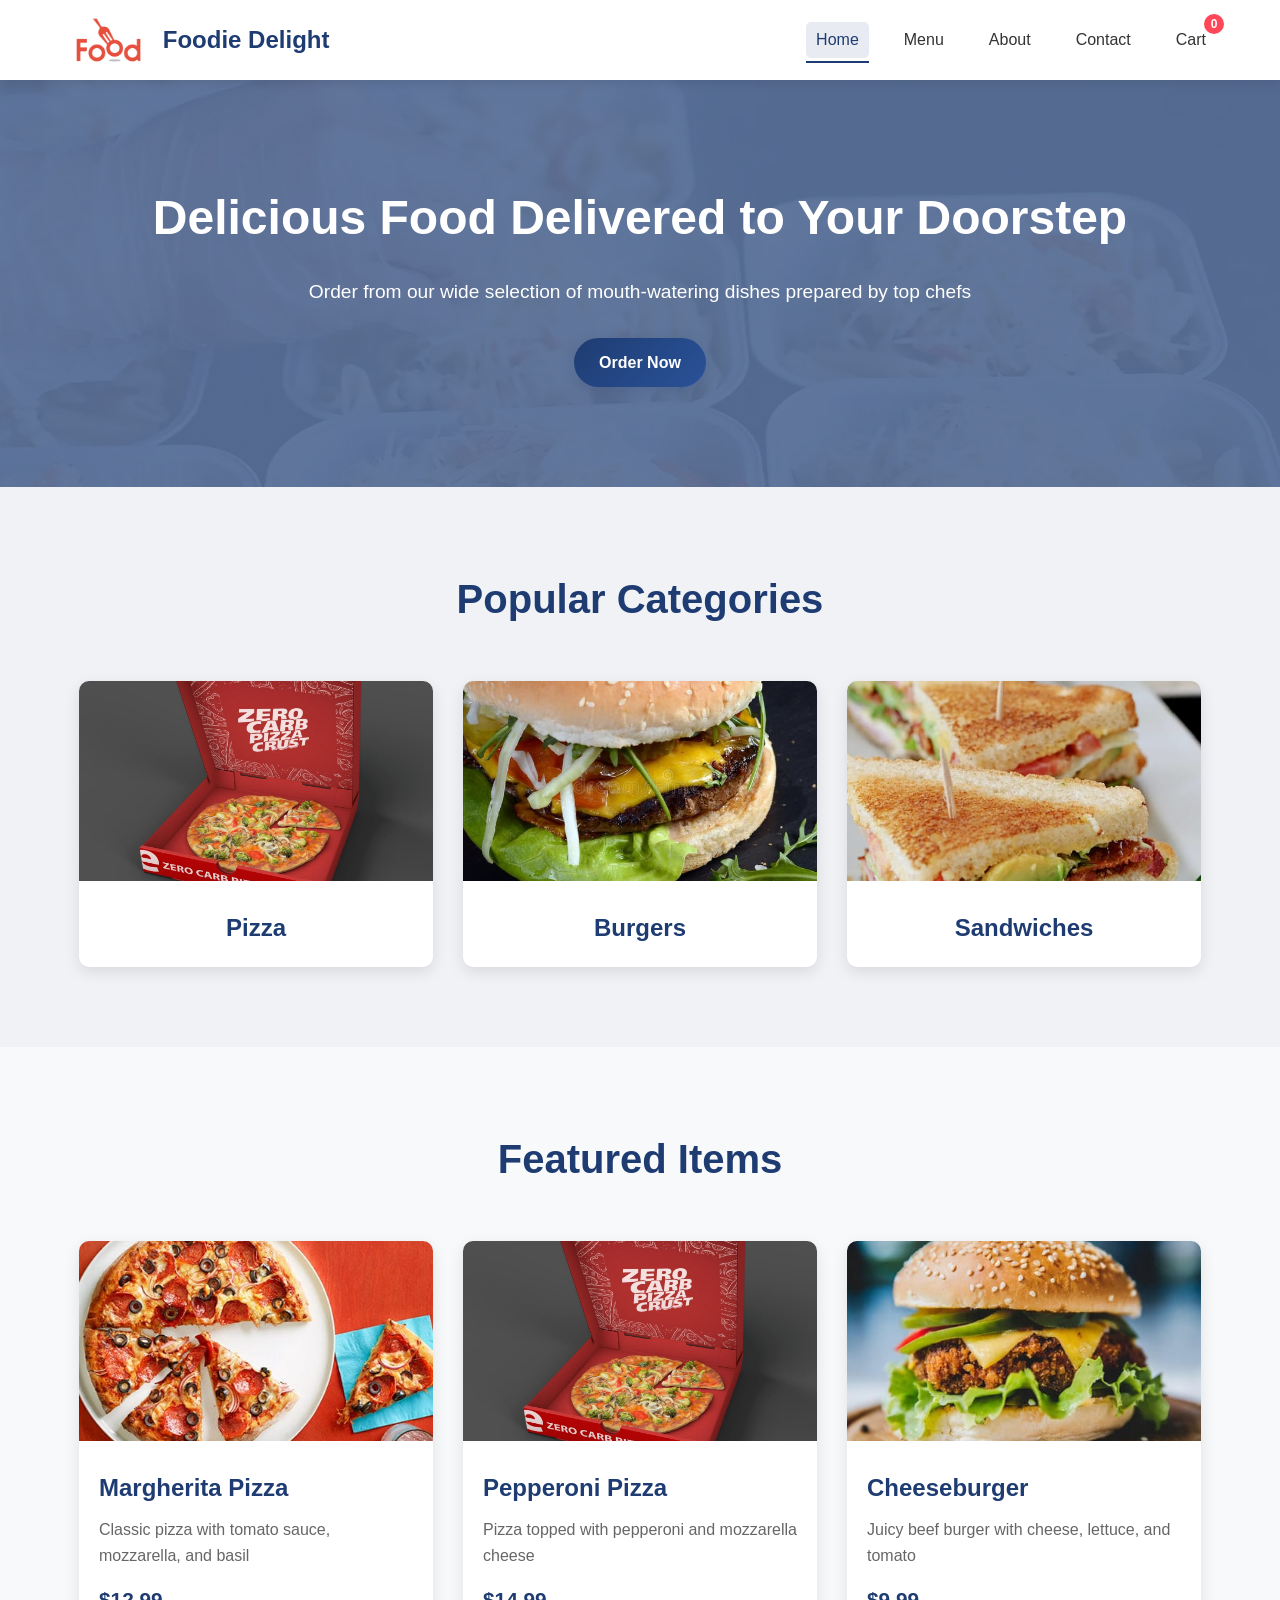
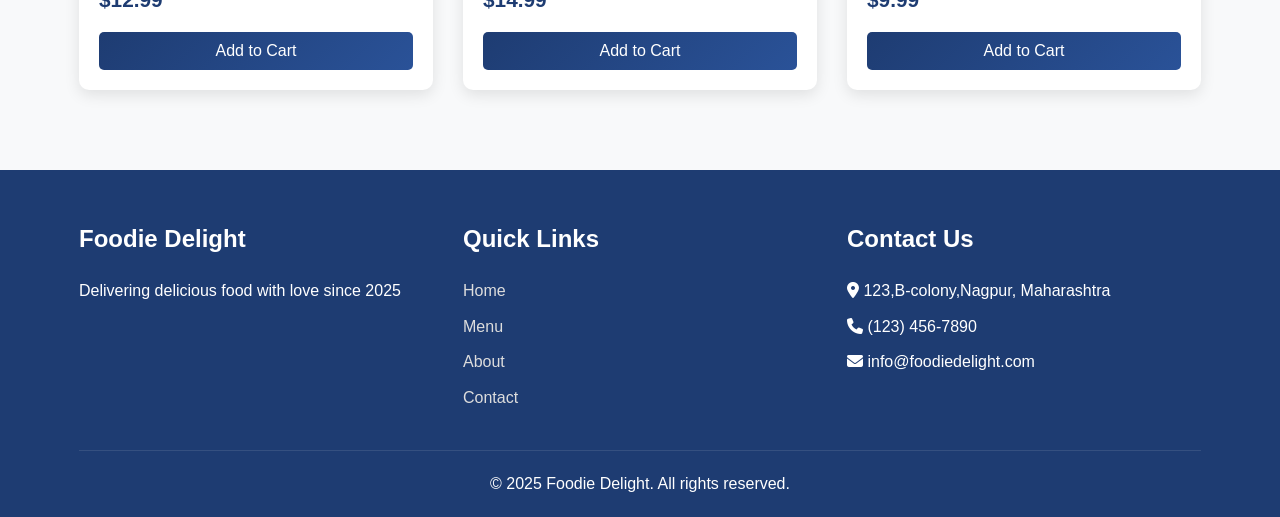
<file: index.html>
<!DOCTYPE html>
<html lang="en">
<head>
    <meta charset="UTF-8">
    <meta name="viewport" content="width=device-width, initial-scale=1.0">
    <title>Foodie Delight - Order Delicious Food Online</title>
    <link rel="stylesheet" href="style.css">
    <link rel="stylesheet" href="https://cdnjs.cloudflare.com/ajax/libs/font-awesome/6.4.0/css/all.min.css">
</head>
<body>
    <!-- Header Section -->
    <header>
        <div class="container">
            <div class="logo">
                <img src="img/logo.png" alt="Foodie Delight Logo">
                <h1>Foodie Delight</h1>
            </div>
            <nav>
                <ul class="nav-links">
                    <li><a href="index.html" class="active">Home</a></li>
                    <li><a href="menu.html">Menu</a></li>
                    <li><a href="about.html">About</a></li>
                    <li><a href="contact.html">Contact</a></li>
                    <li><a href="#" id="cartLink">Cart <span class="cart-count">0</span></a></li>
                </ul>
            </nav>
        </div>
    </header>

    <!-- Hero Section -->
    <section class="hero">
        <div class="container">
            <div class="hero-content">
                <h1>Delicious Food Delivered to Your Doorstep</h1>
                <p>Order from our wide selection of mouth-watering dishes prepared by top chefs</p>
                <a href="menu.html" class="btn-primary">Order Now</a>
            </div>
        </div>
    </section>

    <!-- Categories Section -->
    <section class="categories">
        <div class="container">
            <h2>Popular Categories</h2>
            <div class="category-grid">
                <div class="category-card">
                    <img src="img/category/pizza.jpg" alt="Pizza">
                    <h3>Pizza</h3>
                </div>
                <div class="category-card">
                    <img src="img/category/burger.jpg" alt="Burgers">
                    <h3>Burgers</h3>
                </div>
                <div class="category-card">
                    <img src="img/category/sandwich.jpg" alt="Sandwiches">
                    <h3>Sandwiches</h3>
                </div>
            </div>
        </div>
    </section>

    <!-- Featured Items Section -->
    <section class="featured">
        <div class="container">
            <h2>Featured Items</h2>
            <div class="food-grid" id="featuredFoods">
                <!-- Featured items will be loaded here by JavaScript -->
            </div>
        </div>
    </section>

    <!-- Cart Modal -->
    <div class="cart-modal" id="cartModal">
        <div class="cart-content">
            <div class="cart-header">
                <h2>Your Cart</h2>
                <span class="close-btn" id="closeCart">&times;</span>
            </div>
            <div class="cart-body">
                <div id="cartItems">
                    <!-- Cart items will be loaded here -->
                    <p class="empty-cart-message">Your cart is empty</p>
                </div>
                <div class="cart-footer">
                    <div class="cart-total">
                        <h3>Total: $<span id="cartTotal">0.00</span></h3>
                    </div>
                    <button class="btn-primary checkout-btn" id="checkoutBtn">Checkout</button>
                </div>
            </div>
        </div>
    </div>

    <!-- Footer -->
    <footer>
        <div class="container">
            <div class="footer-content">
                <div class="footer-section">
                    <h3>Foodie Delight</h3>
                    <p>Delivering delicious food with love since 2025</p>
                </div>
                <div class="footer-section">
                    <h3>Quick Links</h3>
                    <ul>
                        <li><a href="index.html">Home</a></li>
                        <li><a href="menu.html">Menu</a></li>
                        <li><a href="about.html">About</a></li>
                        <li><a href="contact.html">Contact</a></li>
                    </ul>
                </div>
                <div class="footer-section">
                    <h3>Contact Us</h3>
                    <p><i class="fas fa-map-marker-alt"></i> 123,B-colony,Nagpur, Maharashtra</p>
                    <p><i class="fas fa-phone"></i> (123) 456-7890</p>
                    <p><i class="fas fa-envelope"></i> info@foodiedelight.com</p>
                </div>
            </div>
            <div class="footer-bottom">
                <p>&copy; 2025 Foodie Delight. All rights reserved.</p>
            </div>
        </div>
    </footer>

    <script src="script.js"></script>
</body>
</html>
</file>
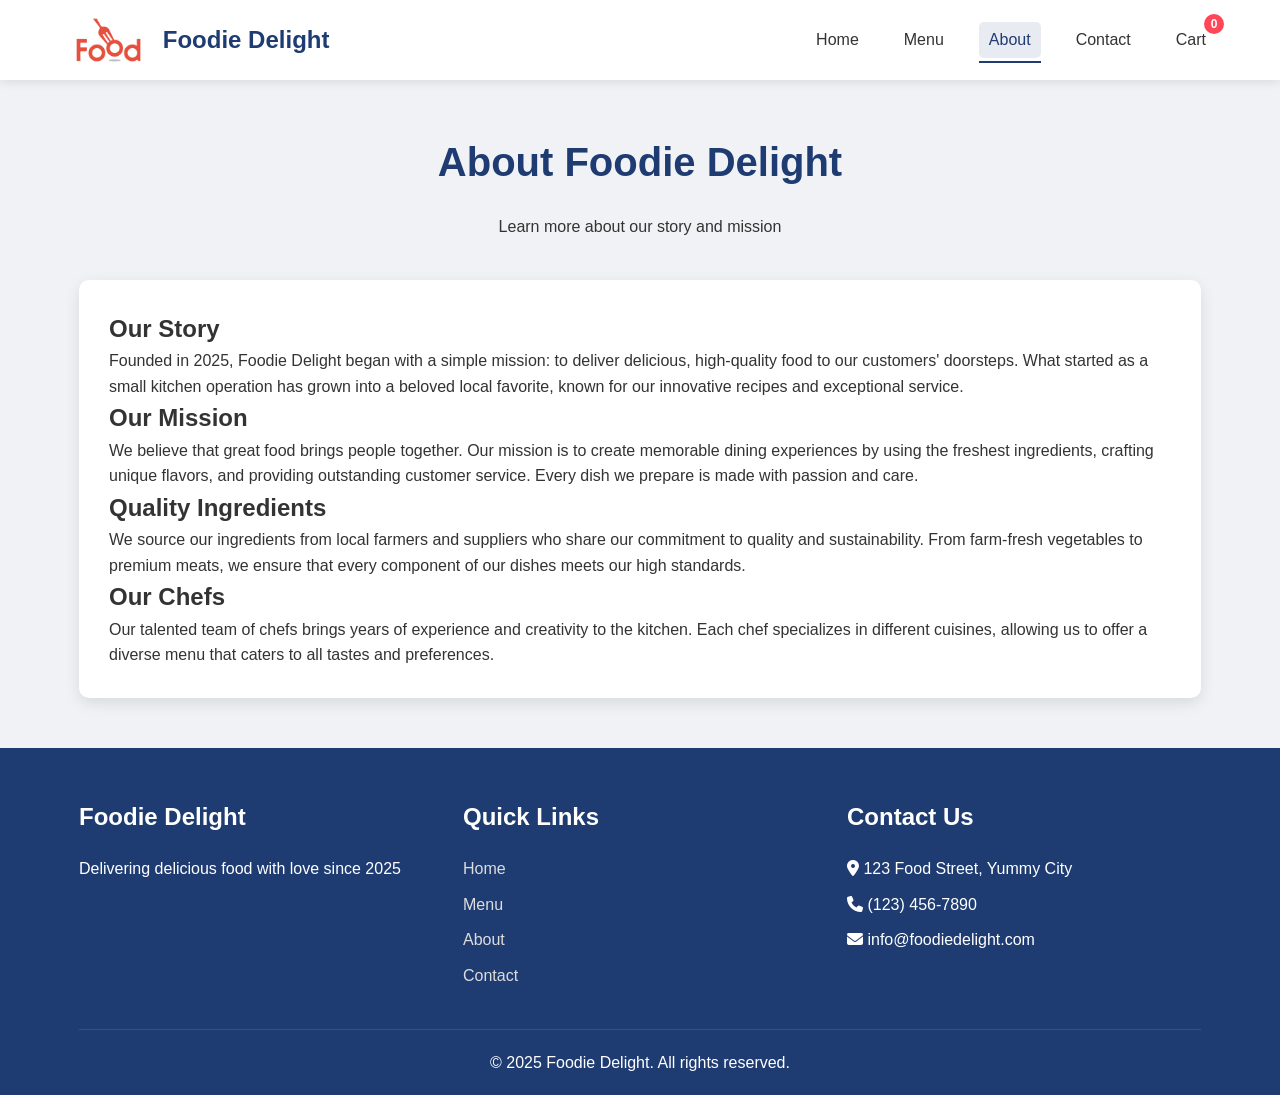
<file: about.html>
<!DOCTYPE html>
<html lang="en">
<head>
    <meta charset="UTF-8">
    <meta name="viewport" content="width=device-width, initial-scale=1.0">
    <title>About Us - Foodie Delight</title>
    <link rel="stylesheet" href="style.css">
    <link rel="stylesheet" href="https://cdnjs.cloudflare.com/ajax/libs/font-awesome/6.4.0/css/all.min.css">
</head>
<body>
    <!-- Header Section -->
    <header>
        <div class="container">
            <div class="logo">
                <img src="img/logo.png" alt="Foodie Delight Logo">
                <h1>Foodie Delight</h1>
            </div>
            <nav>
                <ul class="nav-links">
                    <li><a href="index.html">Home</a></li>
                    <li><a href="menu.html">Menu</a></li>
                    <li><a href="about.html" class="active">About</a></li>
                    <li><a href="contact.html">Contact</a></li>
                    <li><a href="#" id="cartLink">Cart <span class="cart-count">0</span></a></li>
                </ul>
            </nav>
        </div>
    </header>

    <!-- About Section -->
    <section class="about-page">
        <div class="container">
            <div class="about-header">
                <h1>About Foodie Delight</h1>
                <p>Learn more about our story and mission</p>
            </div>
            
            <div class="about-content">
                <h2>Our Story</h2>
                <p>Founded in 2025, Foodie Delight began with a simple mission: to deliver delicious, high-quality food to our customers' doorsteps. What started as a small kitchen operation has grown into a beloved local favorite, known for our innovative recipes and exceptional service.</p>
                
                <h2>Our Mission</h2>
                <p>We believe that great food brings people together. Our mission is to create memorable dining experiences by using the freshest ingredients, crafting unique flavors, and providing outstanding customer service. Every dish we prepare is made with passion and care.</p>
                
                <h2>Quality Ingredients</h2>
                <p>We source our ingredients from local farmers and suppliers who share our commitment to quality and sustainability. From farm-fresh vegetables to premium meats, we ensure that every component of our dishes meets our high standards.</p>
                
                <h2>Our Chefs</h2>
                <p>Our talented team of chefs brings years of experience and creativity to the kitchen. Each chef specializes in different cuisines, allowing us to offer a diverse menu that caters to all tastes and preferences.</p>
            </div>
        </div>
    </section>

    <!-- Cart Modal -->
    <div class="cart-modal" id="cartModal">
        <div class="cart-content">
            <div class="cart-header">
                <h2>Your Cart</h2>
                <span class="close-btn" id="closeCart">&times;</span>
            </div>
            <div class="cart-body">
                <div id="cartItems">
                    <!-- Cart items will be loaded here -->
                    <p class="empty-cart-message">Your cart is empty</p>
                </div>
                <div class="cart-footer">
                    <div class="cart-total">
                        <h3>Total: $<span id="cartTotal">0.00</span></h3>
                    </div>
                    <button class="btn-primary checkout-btn" id="checkoutBtn">Checkout</button>
                </div>
            </div>
        </div>
    </div>

    <!-- Footer -->
    <footer>
        <div class="container">
            <div class="footer-content">
                <div class="footer-section">
                    <h3>Foodie Delight</h3>
                    <p>Delivering delicious food with love since 2025</p>
                </div>
                <div class="footer-section">
                    <h3>Quick Links</h3>
                    <ul>
                        <li><a href="index.html">Home</a></li>
                        <li><a href="menu.html">Menu</a></li>
                        <li><a href="about.html">About</a></li>
                        <li><a href="contact.html">Contact</a></li>
                    </ul>
                </div>
                <div class="footer-section">
                    <h3>Contact Us</h3>
                    <p><i class="fas fa-map-marker-alt"></i> 123 Food Street, Yummy City</p>
                    <p><i class="fas fa-phone"></i> (123) 456-7890</p>
                    <p><i class="fas fa-envelope"></i> info@foodiedelight.com</p>
                </div>
            </div>
            <div class="footer-bottom">
                <p>&copy; 2025 Foodie Delight. All rights reserved.</p>
            </div>
        </div>
    </footer>

    <script src="script.js"></script>
</body>
</html>
</file>
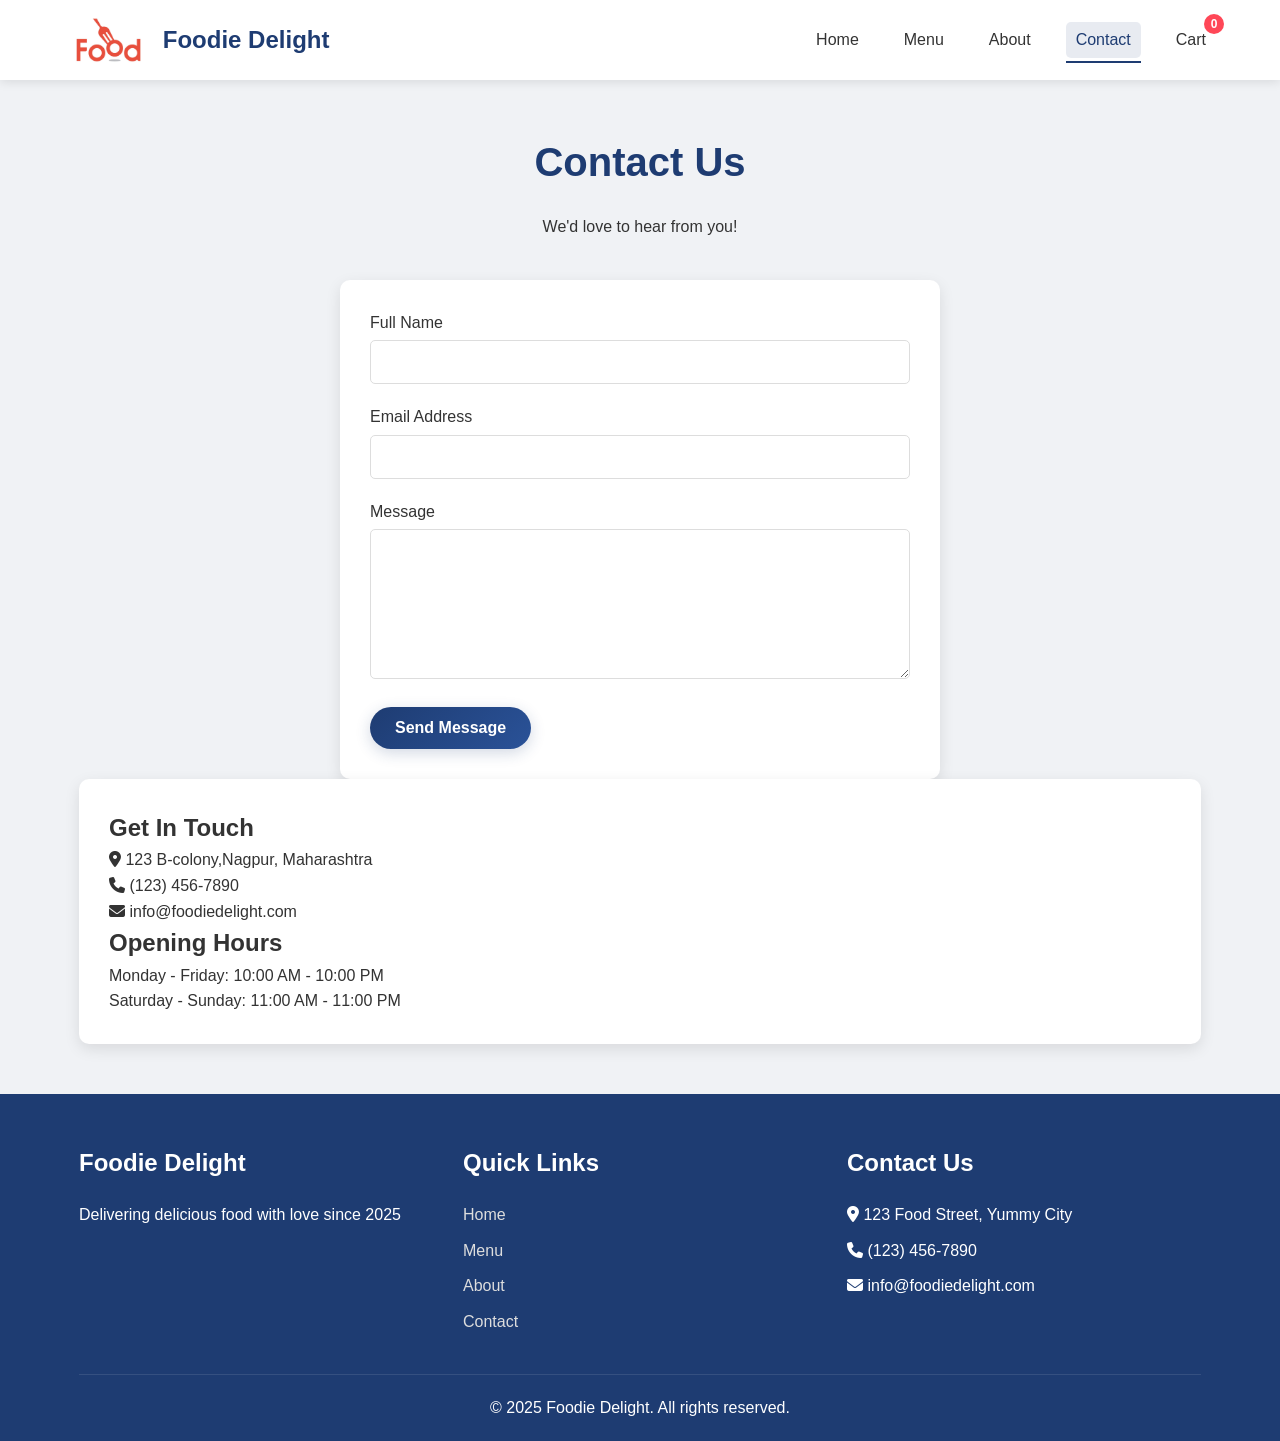
<file: contact.html>
<!DOCTYPE html>
<html lang="en">
<head>
    <meta charset="UTF-8">
    <meta name="viewport" content="width=device-width, initial-scale=1.0">
    <title>Contact Us - Foodie Delight</title>
    <link rel="stylesheet" href="style.css">
    <link rel="stylesheet" href="https://cdnjs.cloudflare.com/ajax/libs/font-awesome/6.4.0/css/all.min.css">
</head>
<body>
    <!-- Header Section -->
    <header>
        <div class="container">
            <div class="logo">
                <img src="img/logo.png" alt="Foodie Delight Logo">
                <h1>Foodie Delight</h1>
            </div>
            <nav>
                <ul class="nav-links">
                    <li><a href="index.html">Home</a></li>
                    <li><a href="menu.html">Menu</a></li>
                    <li><a href="about.html">About</a></li>
                    <li><a href="contact.html" class="active">Contact</a></li>
                    <li><a href="#" id="cartLink">Cart <span class="cart-count">0</span></a></li>
                </ul>
            </nav>
        </div>
    </header>

    <!-- Contact Section -->
    <section class="contact-page">
        <div class="container">
            <div class="contact-header">
                <h1>Contact Us</h1>
                <p>We'd love to hear from you!</p>
            </div>
            
            <div class="contact-form">
                <form id="contactForm">
                    <div class="form-group">
                        <label for="name">Full Name</label>
                        <input type="text" id="name" name="name" required>
                    </div>
                    
                    <div class="form-group">
                        <label for="email">Email Address</label>
                        <input type="email" id="email" name="email" required>
                    </div>
                    
                    <div class="form-group">
                        <label for="message">Message</label>
                        <textarea id="message" name="message" required></textarea>
                    </div>
                    
                    <button type="submit" class="btn-primary">Send Message</button>
                </form>
            </div>
            
            <div class="contact-info">
                <div class="about-content">
                    <h2>Get In Touch</h2>
                    <p><i class="fas fa-map-marker-alt"></i> 123 B-colony,Nagpur, Maharashtra</p>
                    <p><i class="fas fa-phone"></i> (123) 456-7890</p>
                    <p><i class="fas fa-envelope"></i> info@foodiedelight.com</p>
                    
                    <h2>Opening Hours</h2>
                    <p>Monday - Friday: 10:00 AM - 10:00 PM</p>
                    <p>Saturday - Sunday: 11:00 AM - 11:00 PM</p>
                </div>
            </div>
        </div>
    </section>

    <!-- Cart Modal -->
    <div class="cart-modal" id="cartModal">
        <div class="cart-content">
            <div class="cart-header">
                <h2>Your Cart</h2>
                <span class="close-btn" id="closeCart">&times;</span>
            </div>
            <div class="cart-body">
                <div id="cartItems">
                    <!-- Cart items will be loaded here -->
                    <p class="empty-cart-message">Your cart is empty</p>
                </div>
                <div class="cart-footer">
                    <div class="cart-total">
                        <h3>Total: $<span id="cartTotal">0.00</span></h3>
                    </div>
                    <button class="btn-primary checkout-btn" id="checkoutBtn">Checkout</button>
                </div>
            </div>
        </div>
    </div>

    <!-- Footer -->
    <footer>
        <div class="container">
            <div class="footer-content">
                <div class="footer-section">
                    <h3>Foodie Delight</h3>
                    <p>Delivering delicious food with love since 2025</p>
                </div>
                <div class="footer-section">
                    <h3>Quick Links</h3>
                    <ul>
                        <li><a href="index.html">Home</a></li>
                        <li><a href="menu.html">Menu</a></li>
                        <li><a href="about.html">About</a></li>
                        <li><a href="contact.html">Contact</a></li>
                    </ul>
                </div>
                <div class="footer-section">
                    <h3>Contact Us</h3>
                    <p><i class="fas fa-map-marker-alt"></i> 123 Food Street, Yummy City</p>
                    <p><i class="fas fa-phone"></i> (123) 456-7890</p>
                    <p><i class="fas fa-envelope"></i> info@foodiedelight.com</p>
                </div>
            </div>
            <div class="footer-bottom">
                <p>&copy; 2025 Foodie Delight. All rights reserved.</p>
            </div>
        </div>
    </footer>

    <script src="script.js"></script>
</body>
</html>
</file>
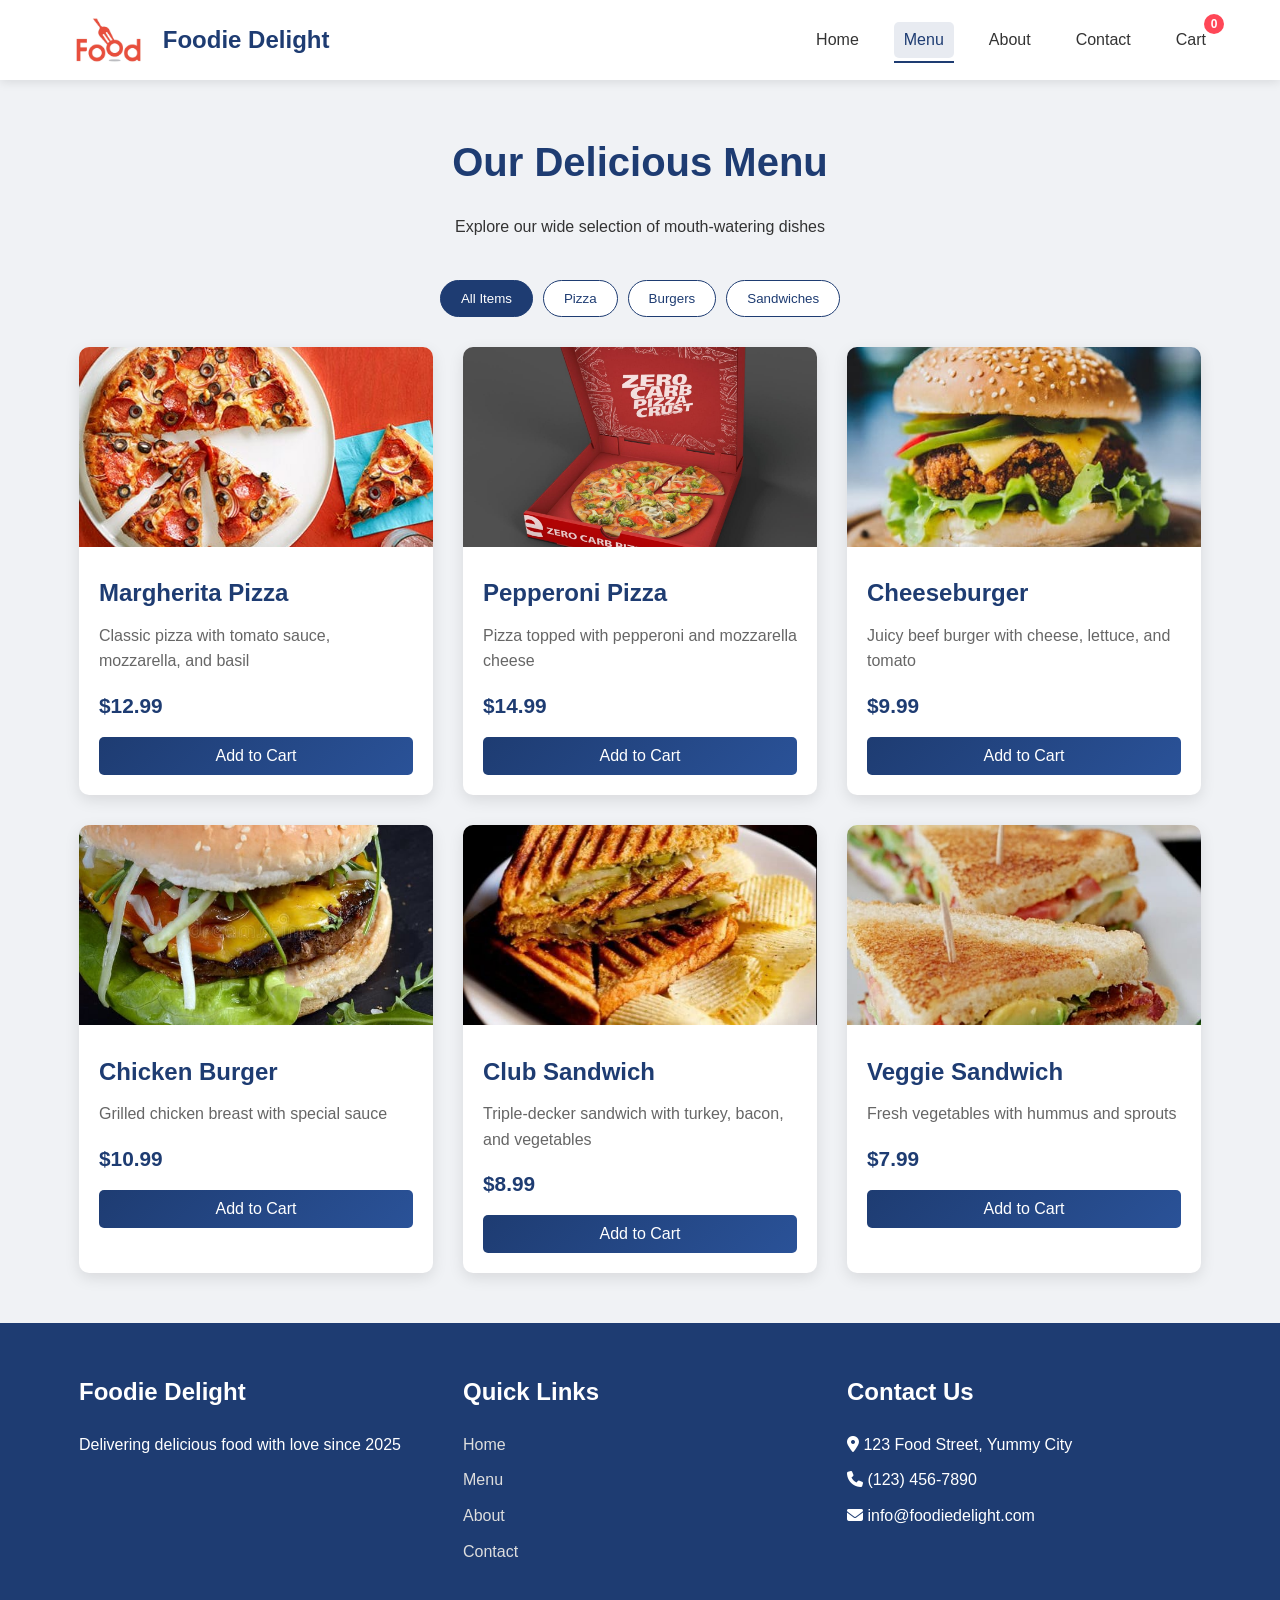
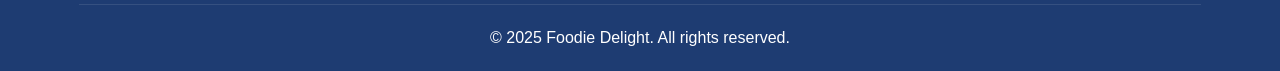
<file: menu.html>
<!DOCTYPE html>
<html lang="en">
<head>
    <meta charset="UTF-8">
    <meta name="viewport" content="width=device-width, initial-scale=1.0">
    <title>Our Menu - Foodie Delight</title>
    <link rel="stylesheet" href="style.css">
    <link rel="stylesheet" href="https://cdnjs.cloudflare.com/ajax/libs/font-awesome/6.4.0/css/all.min.css">
</head>
<body>
    <!-- Header Section -->
    <header>
        <div class="container">
            <div class="logo">
                <img src="img/logo.png" alt="Foodie Delight Logo">
                <h1>Foodie Delight</h1>
            </div>
            <nav>
                <ul class="nav-links">
                    <li><a href="index.html">Home</a></li>
                    <li><a href="menu.html" class="active">Menu</a></li>
                    <li><a href="about.html">About</a></li>
                    <li><a href="contact.html">Contact</a></li>
                    <li><a href="#" id="cartLink">Cart <span class="cart-count">0</span></a></li>
                </ul>
            </nav>
        </div>
    </header>

    <!-- Menu Section -->
    <section class="menu-page">
        <div class="container">
            <div class="menu-header">
                <h1>Our Delicious Menu</h1>
                <p>Explore our wide selection of mouth-watering dishes</p>
            </div>
            
            <div class="filter-buttons">
                <button class="filter-btn active" data-category="all">All Items</button>
                <button class="filter-btn" data-category="pizza">Pizza</button>
                <button class="filter-btn" data-category="burger">Burgers</button>
                <button class="filter-btn" data-category="sandwich">Sandwiches</button>
            </div>
            
            <div class="food-grid" id="menuFoods">
                <!-- Menu items will be loaded here by JavaScript -->
            </div>
        </div>
    </section>

    <!-- Cart Modal -->
    <div class="cart-modal" id="cartModal">
        <div class="cart-content">
            <div class="cart-header">
                <h2>Your Cart</h2>
                <span class="close-btn" id="closeCart">&times;</span>
            </div>
            <div class="cart-body">
                <div id="cartItems">
                    <!-- Cart items will be loaded here -->
                    <p class="empty-cart-message">Your cart is empty</p>
                </div>
                <div class="cart-footer">
                    <div class="cart-total">
                        <h3>Total: $<span id="cartTotal">0.00</span></h3>
                    </div>
                    <button class="btn-primary checkout-btn" id="checkoutBtn">Checkout</button>
                </div>
            </div>
        </div>
    </div>

    <!-- Footer -->
    <footer>
        <div class="container">
            <div class="footer-content">
                <div class="footer-section">
                    <h3>Foodie Delight</h3>
                    <p>Delivering delicious food with love since 2025</p>
                </div>
                <div class="footer-section">
                    <h3>Quick Links</h3>
                    <ul>
                        <li><a href="index.html">Home</a></li>
                        <li><a href="menu.html">Menu</a></li>
                        <li><a href="about.html">About</a></li>
                        <li><a href="contact.html">Contact</a></li>
                    </ul>
                </div>
                <div class="footer-section">
                    <h3>Contact Us</h3>
                    <p><i class="fas fa-map-marker-alt"></i> 123 Food Street, Yummy City</p>
                    <p><i class="fas fa-phone"></i> (123) 456-7890</p>
                    <p><i class="fas fa-envelope"></i> info@foodiedelight.com</p>
                </div>
            </div>
            <div class="footer-bottom">
                <p>&copy; 2025 Foodie Delight. All rights reserved.</p>
            </div>
        </div>
    </footer>

    <script src="script.js"></script>
</body>
</html>
</file>
<file: style.css>
/* Global Styles */
* {
    margin: 0;
    padding: 0;
    box-sizing: border-box;
}

body {
    font-family: 'Segoe UI', Tahoma, Geneva, Verdana, sans-serif;
    background-color: #f0f2f5;
    color: #333;
    line-height: 1.6;
}

.container {
    width: 90%;
    max-width: 1200px;
    margin: 0 auto;
    padding: 0 15px;
}

.btn-primary {
    display: inline-block;
    background: linear-gradient(135deg, #1e3c72, #2a5298);
    color: white;
    padding: 12px 25px;
    border: none;
    border-radius: 30px;
    cursor: pointer;
    font-size: 16px;
    font-weight: 600;
    text-decoration: none;
    transition: all 0.3s ease;
    box-shadow: 0 4px 15px rgba(30, 60, 114, 0.2);
}

.btn-primary:hover {
    background: linear-gradient(135deg, #2a5298, #1e3c72);
    transform: translateY(-2px);
    box-shadow: 0 6px 20px rgba(30, 60, 114, 0.3);
}

/* Header Styles */
header {
    background: white;
    box-shadow: 0 2px 10px rgba(0, 0, 0, 0.1);
    position: sticky;
    top: 0;
    z-index: 1000;
}

header .container {
    display: flex;
    justify-content: space-between;
    align-items: center;
    padding: 15px 0;
}

.logo {
    display: flex;
    align-items: center;
}

.logo img {
    height: 50px;
    margin-right: 10px;
}

.logo h1 {
    color: #1e3c72;
    font-size: 24px;
}

.nav-links {
    display: flex;
    list-style: none;
}

.nav-links li {
    margin-left: 25px;
}

.nav-links a {
    text-decoration: none;
    color: #333;
    font-weight: 500;
    transition: color 0.3s;
    position: relative;
    display: inline-block;
    padding: 5px 10px;
    border-radius: 5px;
}

.nav-links a:hover,
.nav-links a.active {
    color: #1e3c72;
    background-color: rgba(30, 60, 114, 0.1);
}

.nav-links a::after {
    content: '';
    position: absolute;
    bottom: -5px;
    left: 0;
    width: 0;
    height: 2px;
    background: #1e3c72;
    transition: width 0.3s;
}

.nav-links a:hover::after,
.nav-links a.active::after {
    width: 100%;
}

.cart-icon {
    position: relative;
    cursor: pointer;
    font-size: 24px;
    color: #1e3c72;
}

.cart-count {
    position: absolute;
    top: -8px;
    right: -8px;
    background: #ff4757;
    color: white;
    font-size: 12px;
    font-weight: bold;
    width: 20px;
    height: 20px;
    border-radius: 50%;
    display: flex;
    justify-content: center;
    align-items: center;
}

/* Hero Section */
.hero {
    background: linear-gradient(rgba(30, 60, 114, 0.7), rgba(30, 60, 114, 0.7)), url('img/food-bg.jpg');
    background-size: cover;
    background-position: center;
    color: white;
    padding: 100px 0;
    text-align: center;
}

.hero-content h1 {
    font-size: 3rem;
    margin-bottom: 20px;
}

.hero-content p {
    font-size: 1.2rem;
    margin-bottom: 30px;
    max-width: 700px;
    margin-left: auto;
    margin-right: auto;
}

/* Categories Section */
.categories {
    padding: 80px 0;
}

.categories h2 {
    text-align: center;
    font-size: 2.5rem;
    margin-bottom: 50px;
    color: #1e3c72;
}

.category-grid {
    display: grid;
    grid-template-columns: repeat(auto-fit, minmax(250px, 1fr));
    gap: 30px;
}

.category-card {
    background: white;
    border-radius: 10px;
    overflow: hidden;
    box-shadow: 0 5px 15px rgba(0, 0, 0, 0.1);
    transition: transform 0.3s ease;
    text-align: center;
}

.category-card:hover {
    transform: translateY(-10px);
}

.category-card img {
    width: 100%;
    height: 200px;
    object-fit: cover;
}

.category-card h3 {
    padding: 20px;
    font-size: 1.5rem;
    color: #1e3c72;
}

/* Featured Items Section */
.featured {
    padding: 80px 0;
    background-color: #f8f9fa;
}

.featured h2 {
    text-align: center;
    font-size: 2.5rem;
    margin-bottom: 50px;
    color: #1e3c72;
}

.food-grid {
    display: grid;
    grid-template-columns: repeat(auto-fit, minmax(300px, 1fr));
    gap: 30px;
}

.food-card {
    background: white;
    border-radius: 10px;
    overflow: hidden;
    box-shadow: 0 5px 15px rgba(0, 0, 0, 0.1);
    transition: transform 0.3s ease;
}

.food-card:hover {
    transform: translateY(-5px);
}

.food-card img {
    width: 100%;
    height: 200px;
    object-fit: cover;
}

.food-info {
    padding: 20px;
}

.food-info h3 {
    font-size: 1.5rem;
    margin-bottom: 10px;
    color: #1e3c72;
}

.food-info p {
    color: #666;
    margin-bottom: 15px;
}

.price {
    font-size: 1.3rem;
    font-weight: bold;
    color: #1e3c72;
    margin-bottom: 15px;
    display: block;
}

.add-to-cart {
    width: 100%;
    padding: 10px;
    background: linear-gradient(135deg, #1e3c72, #2a5298);
    color: white;
    border: none;
    border-radius: 5px;
    cursor: pointer;
    font-size: 16px;
    transition: background 0.3s;
}

.add-to-cart:hover {
    background: linear-gradient(135deg, #2a5298, #1e3c72);
}

/* Cart Modal */
.cart-modal {
    display: none;
    position: fixed;
    top: 0;
    left: 0;
    width: 100%;
    height: 100%;
    background: rgba(0, 0, 0, 0.5);
    z-index: 2000;
    justify-content: center;
    align-items: center;
}

.cart-content {
    background: white;
    width: 90%;
    max-width: 600px;
    border-radius: 10px;
    overflow: hidden;
    max-height: 80vh;
    display: flex;
    flex-direction: column;
}

.cart-header {
    background: #1e3c72;
    color: white;
    padding: 20px;
    display: flex;
    justify-content: space-between;
    align-items: center;
}

.close-btn {
    font-size: 30px;
    cursor: pointer;
}

.cart-body {
    padding: 20px;
    overflow-y: auto;
    flex-grow: 1;
}

.cart-item {
    display: flex;
    justify-content: space-between;
    align-items: center;
    padding: 15px 0;
    border-bottom: 1px solid #eee;
}

.item-info {
    flex-grow: 1;
}

.item-info h4 {
    margin-bottom: 5px;
}

.item-price {
    color: #1e3c72;
    font-weight: bold;
}

.item-quantity {
    display: flex;
    align-items: center;
    margin: 0 20px;
}

.quantity-btn {
    width: 30px;
    height: 30px;
    background: #1e3c72;
    color: white;
    border: none;
    border-radius: 50%;
    cursor: pointer;
    font-size: 16px;
}

.quantity {
    margin: 0 10px;
}

.remove-item {
    background: #ff4757;
    color: white;
    border: none;
    width: 30px;
    height: 30px;
    border-radius: 50%;
    cursor: pointer;
}

.cart-footer {
    padding: 20px;
    border-top: 1px solid #eee;
}

.cart-total {
    text-align: right;
    margin-bottom: 20px;
}

.checkout-btn {
    width: 100%;
    padding: 15px;
    font-size: 18px;
}

.empty-cart-message {
    text-align: center;
    color: #666;
    font-style: italic;
    padding: 30px 0;
}

/* Bill Preview Modal */
#billPreview {
    white-space: pre-wrap;
    font-family: 'Courier New', monospace;
    background: #f8f9fa;
    padding: 20px;
    border-radius: 5px;
    margin-bottom: 20px;
    max-height: 400px;
    overflow-y: auto;
    font-size: 14px;
    line-height: 1.5;
}

/* Footer */
footer {
    background: #1e3c72;
    color: white;
    padding: 50px 0 20px;
}

.footer-content {
    display: grid;
    grid-template-columns: repeat(auto-fit, minmax(250px, 1fr));
    gap: 30px;
    margin-bottom: 30px;
}

.footer-section h3 {
    margin-bottom: 20px;
    font-size: 1.5rem;
}

.footer-section ul {
    list-style: none;
}

.footer-section ul li {
    margin-bottom: 10px;
}

.footer-section ul li a {
    color: #ddd;
    text-decoration: none;
    transition: color 0.3s;
}

.footer-section ul li a:hover {
    color: white;
}

.footer-section p {
    margin-bottom: 10px;
}

.footer-bottom {
    text-align: center;
    padding-top: 20px;
    border-top: 1px solid rgba(255, 255, 255, 0.1);
}

/* Responsive Design */
@media (max-width: 768px) {
    .nav-links {
        display: none;
    }
    
    .hero-content h1 {
        font-size: 2rem;
    }
    
    .hero-content p {
        font-size: 1rem;
    }
    
    .categories h2,
    .featured h2 {
        font-size: 2rem;
    }
}

/* Menu Page Specific Styles */
.menu-page {
    padding: 50px 0;
}

.menu-header {
    text-align: center;
    margin-bottom: 40px;
}

.menu-header h1 {
    font-size: 2.5rem;
    color: #1e3c72;
    margin-bottom: 20px;
}

.filter-buttons {
    display: flex;
    justify-content: center;
    flex-wrap: wrap;
    gap: 10px;
    margin-bottom: 30px;
}

.filter-btn {
    padding: 10px 20px;
    background: white;
    border: 1px solid #1e3c72;
    color: #1e3c72;
    border-radius: 30px;
    cursor: pointer;
    transition: all 0.3s;
}

.filter-btn.active,
.filter-btn:hover {
    background: #1e3c72;
    color: white;
}

/* About Page Styles */
.about-page {
    padding: 50px 0;
}

.about-header {
    text-align: center;
    margin-bottom: 40px;
}

.about-header h1 {
    font-size: 2.5rem;
    color: #1e3c72;
    margin-bottom: 20px;
}

.about-content {
    background: white;
    padding: 30px;
    border-radius: 10px;
    box-shadow: 0 5px 15px rgba(0, 0, 0, 0.1);
}

/* Contact Page Styles */
.contact-page {
    padding: 50px 0;
}

.contact-header {
    text-align: center;
    margin-bottom: 40px;
}

.contact-header h1 {
    font-size: 2.5rem;
    color: #1e3c72;
    margin-bottom: 20px;
}

.contact-form {
    background: white;
    padding: 30px;
    border-radius: 10px;
    box-shadow: 0 5px 15px rgba(0, 0, 0, 0.1);
    max-width: 600px;
    margin: 0 auto;
}

.form-group {
    margin-bottom: 20px;
}

.form-group label {
    display: block;
    margin-bottom: 5px;
    font-weight: 500;
}

.form-group input,
.form-group textarea {
    width: 100%;
    padding: 12px;
    border: 1px solid #ddd;
    border-radius: 5px;
    font-size: 16px;
}

.form-group textarea {
    height: 150px;
    resize: vertical;
}
</file>
